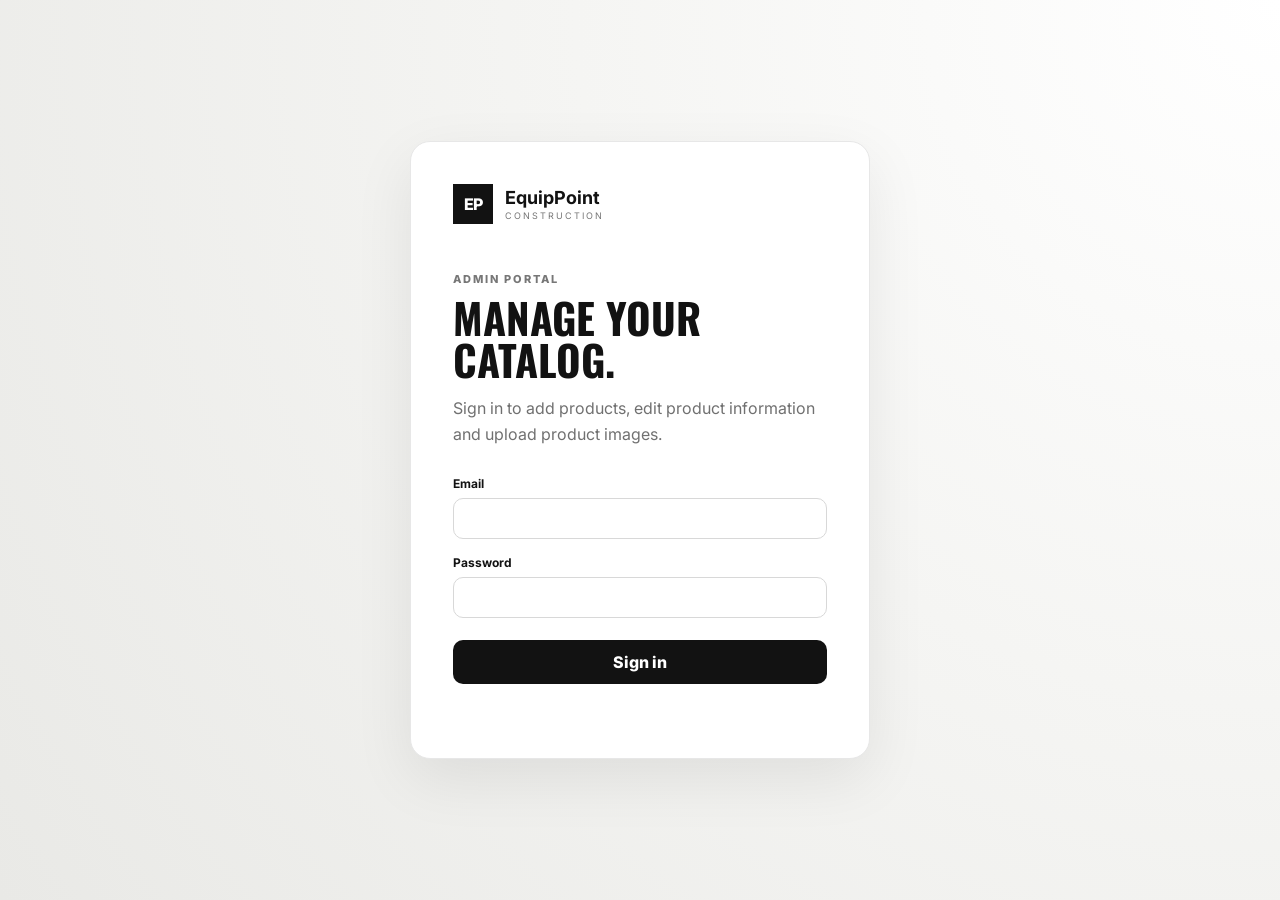
<file: admin.html>
<!doctype html>
<html lang="en">
<head>
  <meta charset="utf-8">
  <meta name="viewport" content="width=device-width, initial-scale=1">
  <meta name="robots" content="noindex,nofollow">
  <title>EquipPoint Admin</title>
  <link rel="preconnect" href="https://fonts.googleapis.com">
  <link rel="preconnect" href="https://fonts.gstatic.com" crossorigin>
  <link href="https://fonts.googleapis.com/css2?family=Inter:wght@400;500;600;700;800&family=Oswald:wght@500;600;700&display=swap" rel="stylesheet">
  <link rel="stylesheet" href="admin.css">
</head>
<body>
  <div id="loginView" class="auth-shell">
    <div class="auth-card">
      <div class="brand"><span class="brand-mark">EP</span><span><strong>EquipPoint</strong><small>CONSTRUCTION</small></span></div>
      <p class="eyebrow">ADMIN PORTAL</p>
      <h1>Manage your catalog.</h1>
      <p class="muted">Sign in to add products, edit product information and upload product images.</p>
      <form id="loginForm">
        <label>Email<input type="email" id="loginEmail" required autocomplete="username"></label>
        <label>Password<input type="password" id="loginPassword" required autocomplete="current-password"></label>
        <button class="primary" type="submit">Sign in</button>
        <p id="loginStatus" class="status"></p>
      </form>
    </div>
  </div>

  <div id="appView" class="app hidden">
    <aside class="sidebar">
      <div class="brand"><span class="brand-mark">EP</span><span><strong>EquipPoint</strong><small>CONSTRUCTION</small></span></div>
      <nav>
        <button class="nav-item active" data-view="productsView">Products</button>
        <button class="nav-item" data-view="enquiriesView">Enquiries</button>
      </nav>
      <div class="sidebar-bottom"><a href="/" target="_blank" rel="noopener">View website ↗</a><button id="signOutBtn">Sign out</button></div>
    </aside>

    <main class="main">
      <header class="topbar-admin">
        <div><p class="eyebrow">EQUIPPOINT CONTROL</p><h2 id="pageTitle">Products</h2></div>
        <button class="primary" id="newProductBtn">+ Add product</button>
      </header>

      <section id="productsView" class="view active-view">
        <div class="toolbar"><input id="productSearch" placeholder="Search products..." autocomplete="off"><select id="productCategory"><option value="">All categories</option></select></div>
        <div id="productList" class="product-list"></div>
      </section>

      <section id="enquiriesView" class="view">
        <div class="toolbar enquiry-toolbar">
          <input id="enquirySearch" placeholder="Search enquiries..." autocomplete="off">
          <select id="enquiryStatusFilter">
            <option value="">All statuses</option>
            <option value="New">New</option>
            <option value="Contacted">Contacted</option>
            <option value="Quoted">Quoted</option>
            <option value="Won">Won</option>
            <option value="Lost">Lost</option>
          </select>
          <button class="secondary" id="refreshEnquiriesBtn" type="button">Refresh</button>
        </div>
        <div class="enquiry-summary" id="enquirySummary"></div>
        <div id="enquiryList" class="enquiry-list"></div>
      </section>
    </main>
  </div>

  <div id="enquiryModal" class="modal hidden" aria-hidden="true">
    <div class="modal-card large enquiry-modal-card">
      <div class="modal-head"><div><p class="eyebrow">SALES ENQUIRY</p><h2 id="enquiryModalTitle">Enquiry</h2></div><button class="icon" id="closeEnquiryModal" type="button">×</button></div>
      <div id="enquiryDetail" class="enquiry-detail"></div>
      <div class="enquiry-actions-panel">
        <label>Status<select id="enquiryStatus">
          <option value="New">New</option><option value="Contacted">Contacted</option><option value="Quoted">Quoted</option><option value="Won">Won</option><option value="Lost">Lost</option>
        </select></label>
        <label>Internal notes<textarea id="enquiryNotes" rows="5" placeholder="Add internal sales notes..."></textarea></label>
        <p id="enquiryStatusMessage" class="status"></p>
        <div class="modal-actions"><button type="button" class="secondary" id="cancelEnquiryModal">Close</button><button type="button" class="primary" id="saveEnquiryBtn">Save enquiry</button></div>
      </div>
    </div>
  </div>

  <div id="productModal" class="modal hidden" aria-hidden="true">
    <div class="modal-card large">
      <div class="modal-head"><div><p class="eyebrow">PRODUCT EDITOR</p><h2 id="modalTitle">Add product</h2></div><button class="icon" id="closeModal">×</button></div>
      <form id="productForm">
        <input type="hidden" id="productId">
        <div class="form-grid">
          <label>Product name<input id="name" required></label>
          <label>Slug<input id="slug" placeholder="auto-generated"></label>
          <label>Category<select id="category" required></select></label>
          <label>Price (R)<input id="price" type="number" min="0" step="0.01"></label>
          <label>Tag<input id="tag" placeholder="Popular / Contractor / Site"></label>
          <label>Availability<input id="availability" placeholder="Available / Enquire"></label>
          <label>Minimum order<input id="minimumOrder" type="number" min="1" step="1"></label>
          <label>Brand<input id="brand"></label>
          <label>MPN<input id="mpn"></label>
          <label>GTIN<input id="gtin"></label>
          <label class="wide">Google product category<input id="googleProductCategory"></label>
          <label class="wide">Short description<textarea id="shortDescription" rows="2"></textarea></label>
          <label class="wide">Description<textarea id="description" rows="5"></textarea></label>
          <label class="wide">Specifications <span class="hint">One per line: Key: Value</span><textarea id="specifications" rows="5" placeholder="Capacity: 280L\nFuel: Diesel"></textarea></label>
          <label class="wide">Applications <span class="hint">One use per line</span><textarea id="applications" rows="4" placeholder="Construction sites\nCivil projects"></textarea></label>
          <label class="wide">SEO title<input id="seoTitle"></label>
          <label class="wide">SEO description<textarea id="seoDescription" rows="3"></textarea></label>
        </div>
        <div class="toggles"><label><input type="checkbox" id="featured"> Featured product</label><label><input type="checkbox" id="quoteEnabled" checked> Quote enabled</label></div>
        <div class="image-upload">
          <div class="upload-head"><div><p class="eyebrow">PRODUCT IMAGES</p><h3>Upload images</h3><p class="muted">JPG, PNG or WebP. The first image becomes the primary image.</p></div><label class="upload-btn">Choose images<input id="imageFiles" type="file" accept="image/jpeg,image/png,image/webp" multiple></label></div>
          <div id="imageList" class="image-list"></div>
        </div>
        <p id="formStatus" class="status"></p>
        <div class="modal-actions"><button type="button" class="secondary" id="cancelModal">Cancel</button><button type="submit" class="primary">Save product</button></div>
      </form>
    </div>
  </div>

  <script src="config.js"></script>
  <script src="admin.js"></script>
</body>
</html>
</file>
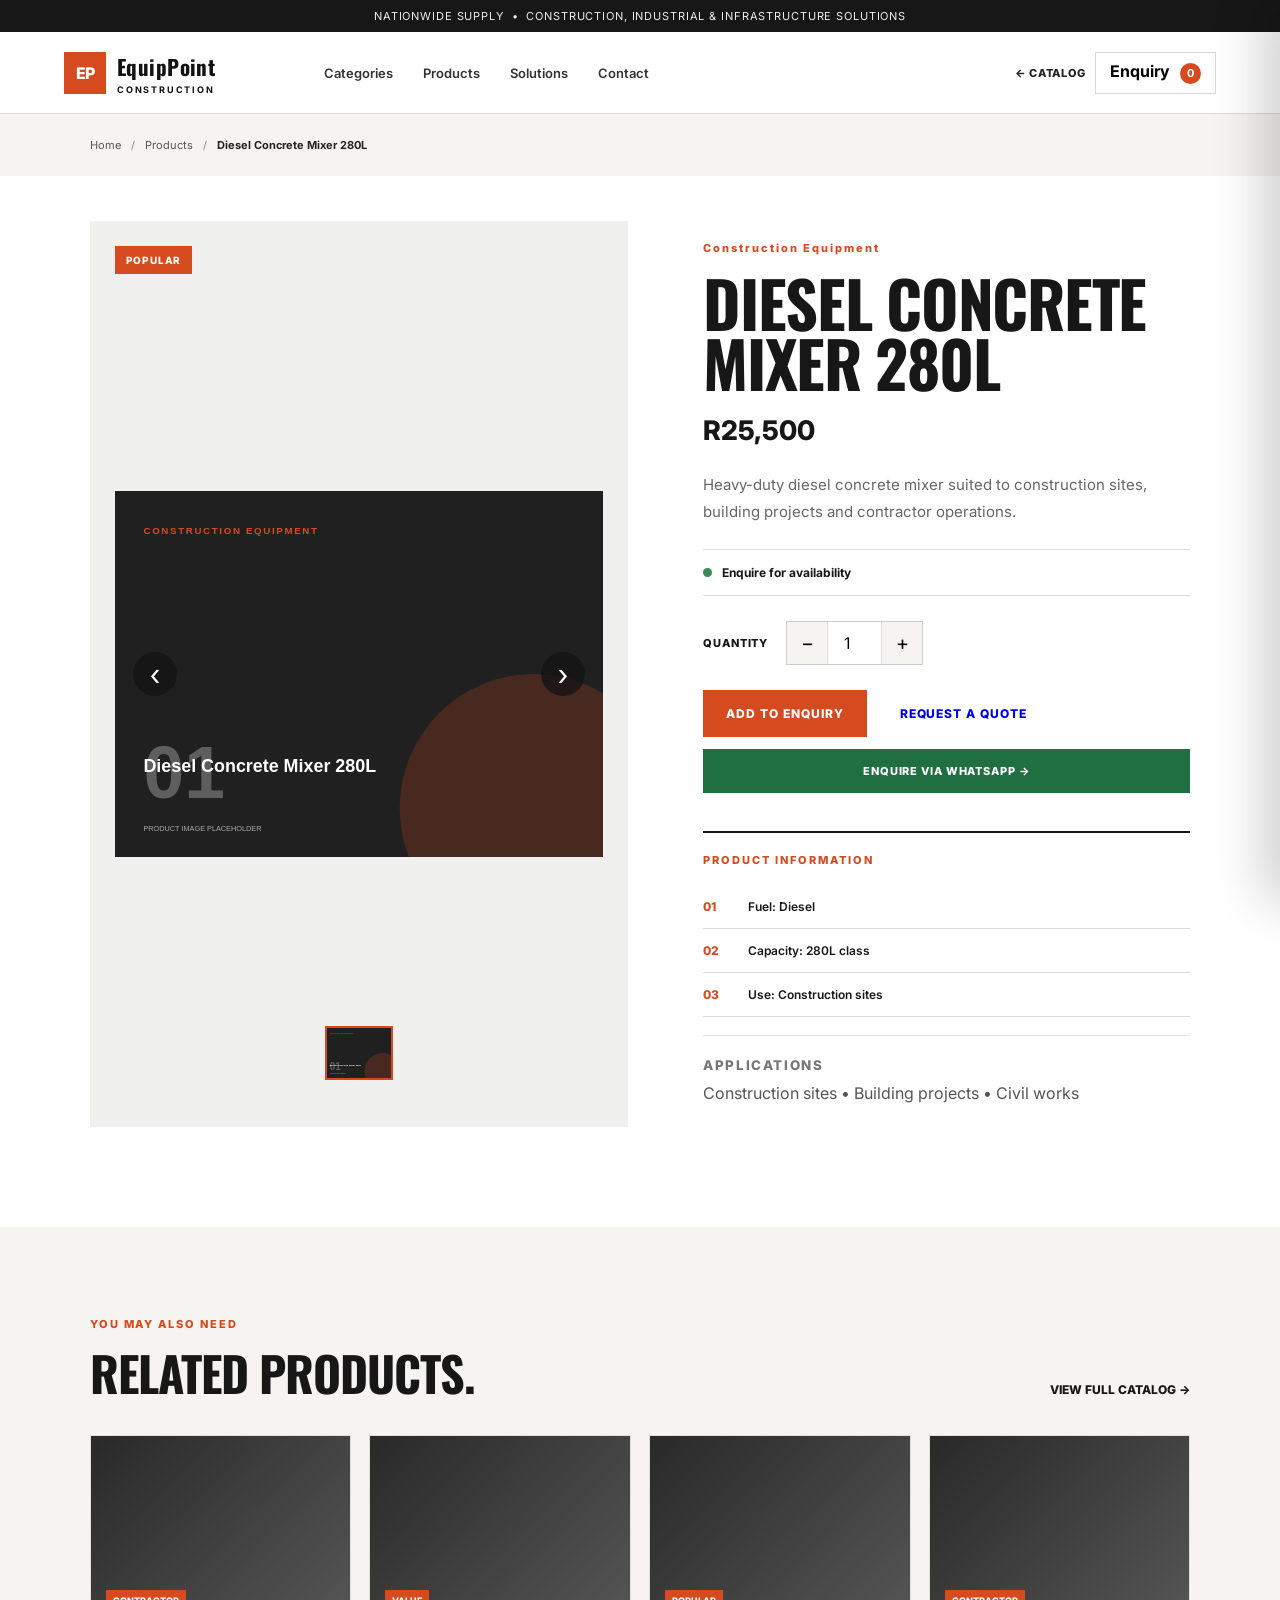
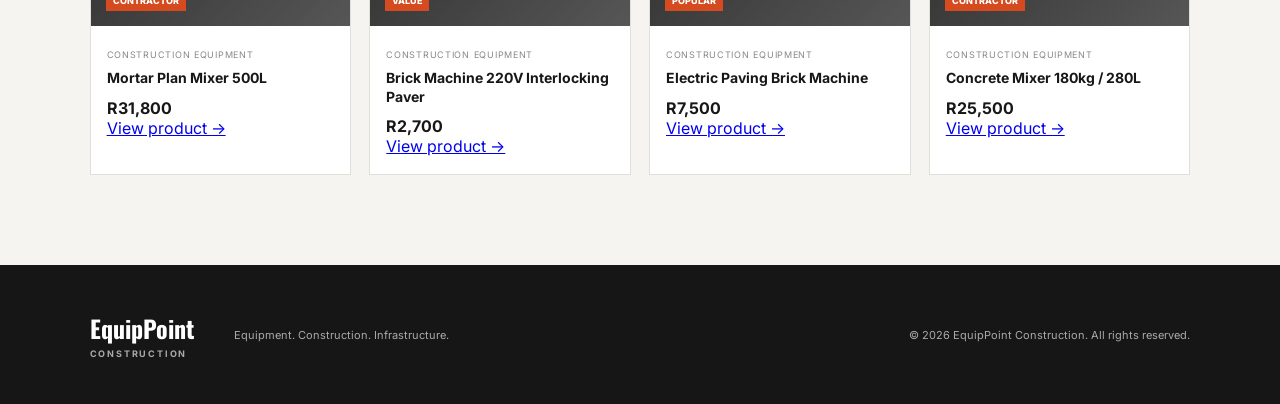
<file: product.html>
<!doctype html>
<html lang="en">
<head>
  <meta charset="utf-8">
  <meta name="viewport" content="width=device-width, initial-scale=1">
  <meta name="description" id="metaDescription" content="EquipPoint Construction product details.">
  <meta name="robots" content="index,follow,max-image-preview:large">
  <link id="canonicalLink" rel="canonical" href="https://equippoint-construction.vercel.app/product.html">
  <meta property="og:type" content="product">
  <meta property="og:title" id="ogTitle" content="Product | EquipPoint Construction">
  <meta property="og:description" id="ogDescription" content="EquipPoint Construction product details.">
  <meta property="og:url" id="ogUrl" content="https://equippoint-construction.vercel.app/product.html">
  <meta property="og:site_name" content="EquipPoint Construction">
  <meta name="twitter:card" content="summary_large_image">
  <title id="pageTitle">Product | EquipPoint Construction</title>
  <link rel="preconnect" href="https://fonts.googleapis.com">
  <link rel="preconnect" href="https://fonts.gstatic.com" crossorigin>
  <link href="https://fonts.googleapis.com/css2?family=Inter:wght@400;500;600;700;800&family=Oswald:wght@500;600;700&display=swap" rel="stylesheet">
  <link rel="stylesheet" href="styles.css">
  <link rel="stylesheet" href="product.css">
  <script id="productStructuredData" type="application/ld+json">{}</script>
</head>
<body>
  <div class="topbar">Nationwide supply &nbsp;•&nbsp; Construction, industrial & infrastructure solutions</div>

  <header class="site-header">
    <a class="brand" href="index.html" aria-label="EquipPoint Construction home">
      <span class="brand-mark">EP</span>
      <span><strong>EquipPoint</strong><small>CONSTRUCTION</small></span>
    </a>
    <nav class="nav">
      <a href="index.html#categories">Categories</a>
      <a href="index.html#catalog">Products</a>
      <a href="index.html#solutions">Solutions</a>
      <a href="index.html#contact">Contact</a>
    </nav>
    <div class="header-actions">
      <a class="back-link" href="index.html#catalog">← Catalog</a>
      <button class="cart-btn" id="cartBtn">Enquiry <span id="cartCount">0</span></button>
    </div>
  </header>

  <main>
    <div class="product-breadcrumb"><a href="index.html">Home</a><span>/</span><a href="index.html#catalog">Products</a><span>/</span><strong id="crumbName">Product</strong></div>

    <section class="product-detail">
      <div class="product-visual">
        <div class="visual-tag" id="productTag">FEATURED</div>
        <div class="product-gallery" id="productGallery">
          <button class="gallery-arrow gallery-prev" id="galleryPrev" type="button" aria-label="Previous product image">‹</button>
          <img id="mainProductImage" class="main-product-image" src="" alt="">
          <button class="gallery-arrow gallery-next" id="galleryNext" type="button" aria-label="Next product image">›</button>
          <div class="gallery-thumbs" id="galleryThumbs" aria-label="Product images"></div>
        </div>
      </div>

      <div class="product-content">
        <p class="eyebrow" id="productCategory">PRODUCT</p>
        <h1 id="productName">Loading product…</h1>
        <div class="product-price" id="productPrice"></div>
        <p class="product-description" id="productDescription"></p>

        <div class="availability"><span></span><strong id="availability">Enquire for availability</strong></div>

        <div class="quantity-row">
          <label for="quantity">Quantity</label>
          <div class="quantity-control">
            <button id="minus" type="button">−</button>
            <input id="quantity" type="number" min="1" value="1">
            <button id="plus" type="button">+</button>
          </div>
        </div>

        <div class="product-actions">
          <button class="btn btn-primary" id="addCart">Add to enquiry</button>
          <a class="btn btn-outline-dark" id="quoteLink" href="index.html#contact">Request a quote</a>
        </div>

        <a class="whatsapp-btn" id="whatsappLink" target="_blank" rel="noopener">Enquire via WhatsApp →</a>

        <div class="spec-box">
          <p class="eyebrow">PRODUCT INFORMATION</p>
          <div id="specs"></div>
        </div>
      </div>
    </section>

    <section class="related-section">
      <div class="section-heading">
        <div><p class="eyebrow">YOU MAY ALSO NEED</p><h2>Related products.</h2></div>
        <a href="index.html#catalog" class="text-link">View full catalog →</a>
      </div>
      <div class="related-grid" id="relatedGrid"></div>
    </section>
  </main>

  <aside class="cart-drawer" id="cartDrawer" aria-hidden="true">
    <div class="drawer-head"><h2>Your enquiry</h2><button id="closeCart" aria-label="Close">×</button></div>
    <div class="cart-items" id="cartItems"></div>
    <div class="cart-total"><strong>Total</strong><strong id="cartTotal">R0</strong></div>
    <div class="drawer-note">Review selected products, then continue to the quote form.</div><button class="btn btn-primary full" id="checkoutBtn">Continue to quote</button>
  </aside>
  <div class="drawer-backdrop" id="backdrop"></div>

  <footer>
    <div class="footer-brand"><strong>EquipPoint</strong><small>CONSTRUCTION</small></div>
    <p>Equipment. Construction. Infrastructure.</p>
    <p>© <span id="year"></span> EquipPoint Construction. All rights reserved.</p>
  </footer>

  <script src="config.js"></script><script src="product.js"></script>
</body>
</html>
</file>
<file: admin.css>
:root{--ink:#121212;--muted:#707070;--line:#e7e7e7;--paper:#f5f5f3;--white:#fff;--accent:#f2b233;--danger:#b42318;--shadow:0 20px 60px rgba(0,0,0,.08)}*{box-sizing:border-box}body{margin:0;font-family:Inter,Arial,sans-serif;background:var(--paper);color:var(--ink)}button,input,select,textarea{font:inherit}button{cursor:pointer}.hidden{display:none!important}.auth-shell{min-height:100vh;display:grid;place-items:center;padding:24px;background:radial-gradient(circle at top right,#fff 0,#f5f5f3 45%,#e9e9e6 100%)}.auth-card{width:min(460px,100%);background:#fff;border:1px solid var(--line);padding:42px;border-radius:20px;box-shadow:var(--shadow)}.brand{display:flex;align-items:center;gap:12px}.brand-mark{width:40px;height:40px;display:grid;place-items:center;background:var(--ink);color:#fff;font-weight:800;letter-spacing:-1px}.brand strong{display:block;font-size:18px}.brand small{display:block;font-size:9px;letter-spacing:2px;color:#777;margin-top:2px}.eyebrow{font-size:11px;letter-spacing:2px;font-weight:800;color:#777;margin:0 0 10px}.auth-card .eyebrow{margin-top:48px}.auth-card h1{font-family:Oswald,Arial,sans-serif;font-size:42px;line-height:1;margin:0 0 12px;text-transform:uppercase}.muted{color:var(--muted);line-height:1.6}.auth-card form{margin-top:28px}.auth-card label,.form-grid label{display:flex;flex-direction:column;gap:7px;font-size:12px;font-weight:700;margin-bottom:16px}.auth-card input,.form-grid input,.form-grid select,.form-grid textarea,.toolbar input,.toolbar select{width:100%;border:1px solid #d8d8d8;background:#fff;border-radius:10px;padding:12px 13px;outline:none}.auth-card input:focus,.form-grid input:focus,.form-grid select:focus,.form-grid textarea:focus,.toolbar input:focus{border-color:#777}.primary,.secondary,.upload-btn{border:0;border-radius:10px;padding:12px 16px;font-weight:800}.primary{background:var(--ink);color:#fff}.secondary{background:#eee;color:var(--ink)}.auth-card .primary{width:100%;margin-top:6px}.status{min-height:20px;font-size:12px;color:var(--danger);margin:12px 0 0}.app{min-height:100vh;display:flex}.sidebar{width:250px;background:#101010;color:#fff;display:flex;flex-direction:column;padding:28px 20px;position:fixed;inset:0 auto 0 0}.sidebar .brand strong{color:#fff}.sidebar .brand small{color:#aaa}.sidebar nav{margin-top:55px;display:grid;gap:7px}.nav-item{border:0;background:transparent;color:#aaa;text-align:left;padding:13px 14px;border-radius:9px;font-weight:700}.nav-item.active,.nav-item:hover{background:#252525;color:#fff}.sidebar-bottom{margin-top:auto;display:grid;gap:8px}.sidebar-bottom a,.sidebar-bottom button{color:#aaa;background:transparent;border:0;text-align:left;padding:10px 14px;text-decoration:none}.main{margin-left:250px;width:calc(100% - 250px);padding:36px 42px}.topbar-admin{display:flex;justify-content:space-between;align-items:end;gap:20px;margin-bottom:30px}.topbar-admin h2{font-family:Oswald,Arial,sans-serif;font-size:42px;text-transform:uppercase;margin:0}.toolbar{display:flex;gap:12px;margin-bottom:18px}.toolbar input{max-width:420px}.toolbar select{max-width:260px}.product-list{display:grid;gap:10px}.product-row{background:#fff;border:1px solid var(--line);border-radius:14px;padding:16px;display:grid;grid-template-columns:72px 1fr auto;gap:16px;align-items:center}.thumb{width:72px;height:72px;background:#eee;border-radius:10px;overflow:hidden}.thumb img{width:100%;height:100%;object-fit:cover}.product-row h3{margin:0 0 4px;font-size:15px}.product-row p{margin:0;color:#777;font-size:12px}.product-meta{display:flex;gap:12px;align-items:center;margin-top:8px;flex-wrap:wrap}.pill{font-size:10px;padding:5px 8px;background:#eee;border-radius:999px}.row-actions{display:flex;gap:7px}.row-actions button{border:1px solid #ddd;background:#fff;border-radius:8px;padding:8px 10px;font-size:12px;font-weight:700}.view{display:none}.active-view{display:block}.empty-panel{background:#fff;border:1px solid var(--line);border-radius:14px;padding:30px}.modal{position:fixed;inset:0;background:rgba(0,0,0,.62);display:grid;place-items:center;padding:24px;z-index:50}.modal-card{background:#fff;border-radius:18px;width:min(760px,100%);max-height:92vh;overflow:auto;padding:28px}.modal-card.large{width:min(1000px,100%)}.modal-head{display:flex;justify-content:space-between;align-items:start;margin-bottom:22px}.modal-head h2{font-family:Oswald,Arial,sans-serif;text-transform:uppercase;margin:0;font-size:34px}.icon{border:0;background:#eee;border-radius:50%;width:36px;height:36px;font-size:24px}.form-grid{display:grid;grid-template-columns:1fr 1fr;gap:0 16px}.form-grid .wide{grid-column:1/-1}.hint{font-weight:400;color:#999}.toggles{display:flex;gap:22px;padding:8px 0 24px;font-size:12px;font-weight:700}.image-upload{border-top:1px solid var(--line);padding-top:24px}.upload-head{display:flex;justify-content:space-between;gap:20px;align-items:center}.upload-btn{display:inline-block;background:var(--ink);color:#fff}.upload-btn input{display:none}.image-list{display:grid;grid-template-columns:repeat(4,1fr);gap:10px;margin-top:16px}.image-item{position:relative;border:1px solid var(--line);border-radius:10px;overflow:hidden;background:#f4f4f4;aspect-ratio:1}.image-item img{width:100%;height:100%;object-fit:cover}.image-item button{position:absolute;right:6px;top:6px;border:0;border-radius:50%;width:28px;height:28px;background:rgba(0,0,0,.75);color:#fff}.image-item .primary-badge{position:absolute;left:6px;bottom:6px;background:#fff;padding:4px 7px;border-radius:5px;font-size:9px;font-weight:800}.modal-actions{display:flex;justify-content:flex-end;gap:10px;border-top:1px solid var(--line);padding-top:20px;margin-top:24px}@media(max-width:800px){.sidebar{width:76px;padding:20px 10px}.sidebar .brand span:last-child,.sidebar-bottom a{display:none}.nav-item{font-size:0;text-align:center}.nav-item:before{content:'•';font-size:20px}.main{margin-left:76px;width:calc(100% - 76px);padding:24px 16px}.form-grid{grid-template-columns:1fr}.form-grid .wide{grid-column:auto}.topbar-admin{align-items:start}.topbar-admin h2{font-size:32px}.product-row{grid-template-columns:56px 1fr}.thumb{width:56px;height:56px}.row-actions{grid-column:2}.image-list{grid-template-columns:repeat(2,1fr)}.upload-head{align-items:start;flex-direction:column}}

/* Image management controls */
.image-item{position:relative}
.image-controls{position:absolute;left:6px;right:6px;top:6px;display:flex;gap:4px;align-items:center;z-index:3}
.image-controls button{position:static!important;width:28px;height:28px;display:grid;place-items:center;border:0;border-radius:7px;background:rgba(0,0,0,.78);color:#fff;font-size:17px;line-height:1;padding:0}
.image-controls button:disabled{opacity:.3;cursor:not-allowed}
.image-controls .primary-control{margin-left:auto;background:rgba(242,178,51,.96);color:#111}
.image-controls .delete-control{background:rgba(180,35,24,.9)}
.image-item.is-primary{border:2px solid #f2b233}
.image-item .primary-badge{z-index:4}
.pending-image{border-style:dashed}


/* Enquiries CRM */
.enquiry-toolbar{grid-template-columns:minmax(220px,1fr) 180px auto;}
.enquiry-summary{display:flex;gap:10px;flex-wrap:wrap;margin:18px 0;}
.enquiry-stat{background:#fff;border:1px solid #e7e9ed;border-radius:12px;padding:12px 15px;min-width:120px;}
.enquiry-stat strong{display:block;font-size:20px;line-height:1.1;}
.enquiry-stat span{display:block;color:#697386;font-size:12px;margin-top:4px;}
.enquiry-list{display:grid;gap:10px;}
.enquiry-row{display:grid;grid-template-columns:1fr auto;gap:18px;align-items:center;background:#fff;border:1px solid #e7e9ed;border-radius:14px;padding:16px 18px;}
.enquiry-row h3{margin:0 0 5px;font-size:15px;}
.enquiry-row p{margin:0;color:#697386;font-size:13px;}
.enquiry-row-meta{display:flex;gap:7px;flex-wrap:wrap;margin-top:9px;}
.enquiry-status{display:inline-flex;align-items:center;border-radius:999px;padding:5px 9px;font-size:11px;font-weight:800;text-transform:uppercase;letter-spacing:.04em;}
.status-new{background:#fff3d6;color:#8a5b00}.status-contacted{background:#e8f1ff;color:#1857a4}.status-quoted{background:#efe8ff;color:#6137a5}.status-won{background:#e6f7ed;color:#16794a}.status-lost{background:#fce9e9;color:#b42318}
.enquiry-row-actions{display:flex;gap:8px;align-items:center;}
.enquiry-row-actions button{white-space:nowrap;}
.enquiry-detail{display:grid;gap:18px;}
.enquiry-contact{display:grid;grid-template-columns:repeat(2,minmax(0,1fr));gap:12px;}
.detail-card{border:1px solid #e7e9ed;border-radius:12px;padding:14px;background:#fafbfc;}
.detail-card .label{font-size:11px;color:#697386;text-transform:uppercase;letter-spacing:.06em;font-weight:800;margin-bottom:5px;}
.detail-card .value{font-size:14px;line-height:1.5;white-space:pre-wrap;}
.enquiry-items{display:grid;gap:8px;}
.enquiry-item{display:flex;justify-content:space-between;gap:15px;border-bottom:1px solid #eceef2;padding:10px 0;font-size:13px;}
.enquiry-item:last-child{border-bottom:0;}
.enquiry-items-total{display:flex;justify-content:flex-end;font-weight:800;padding-top:5px;}
.enquiry-actions-panel{border-top:1px solid #e7e9ed;margin-top:20px;padding-top:20px;display:grid;gap:14px;}
.enquiry-actions-panel label{display:grid;gap:7px;font-weight:700;font-size:13px;}
.enquiry-actions-panel select,.enquiry-actions-panel textarea{width:100%;border:1px solid #d9dde4;border-radius:10px;padding:11px 12px;font:inherit;background:#fff;}
@media(max-width:760px){.enquiry-toolbar{grid-template-columns:1fr;}.enquiry-row{grid-template-columns:1fr}.enquiry-row-actions{justify-content:flex-start}.enquiry-contact{grid-template-columns:1fr;}}
</file>
<file: styles.css>
*{box-sizing:border-box}html{scroll-behavior:smooth}body{margin:0;font-family:Inter,Arial,sans-serif;color:#171717;background:#f5f4f0}button,input,select{font:inherit}button,a{cursor:pointer}.topbar{background:#171717;color:#eee;text-align:center;padding:9px 20px;font-size:11px;letter-spacing:.08em;text-transform:uppercase}.site-header{height:82px;background:#fff;border-bottom:1px solid #ddd;display:flex;align-items:center;padding:0 5vw;gap:45px;position:sticky;top:0;z-index:20}.brand{display:flex;align-items:center;gap:11px;color:#111;text-decoration:none;min-width:215px}.brand-mark{width:42px;height:42px;background:#d54b1f;color:#fff;display:grid;place-items:center;font-weight:800;letter-spacing:-.05em}.brand strong{display:block;font-family:Oswald,sans-serif;font-size:21px;letter-spacing:.02em}.brand small,.footer-brand small{display:block;font-size:9px;letter-spacing:.2em;font-weight:700;margin-top:2px}.nav{display:flex;gap:30px;flex:1}.nav a{color:#333;text-decoration:none;font-size:13px;font-weight:600}.header-actions{display:flex;gap:9px}.icon-btn,.cart-btn{border:1px solid #d8d8d8;background:#fff;height:42px;padding:0 14px}.icon-btn{font-size:23px}.cart-btn{font-weight:700}.cart-btn span{display:inline-grid;place-items:center;min-width:21px;height:21px;margin-left:6px;background:#d54b1f;color:#fff;border-radius:50%;font-size:11px}.hero{min-height:610px;background:#1b1b1a;color:#fff;padding:95px 7vw;display:grid;grid-template-columns:1.5fr .7fr;align-items:center;gap:60px;position:relative;overflow:hidden}.hero:after{content:"";position:absolute;right:-140px;bottom:-220px;width:620px;height:620px;border:100px solid #d54b1f;opacity:.16;border-radius:50%}.eyebrow{font-size:11px;font-weight:800;letter-spacing:.18em;color:#d54b1f;margin:0 0 18px}.hero h1{font-family:Oswald,sans-serif;text-transform:uppercase;font-size:clamp(52px,7vw,92px);line-height:.91;letter-spacing:-.025em;margin:0;max-width:850px}.hero h1 span{color:#ddd}.hero-text{font-size:17px;line-height:1.7;color:#c6c6c6;max-width:650px;margin:28px 0}.hero-actions{display:flex;gap:12px;flex-wrap:wrap}.btn{display:inline-flex;align-items:center;justify-content:center;border:1px solid transparent;padding:15px 22px;font-size:12px;font-weight:800;text-transform:uppercase;letter-spacing:.08em;text-decoration:none}.btn-primary{background:#d54b1f;color:#fff}.btn-outline{border-color:#777;color:#fff;background:transparent}.btn-light{background:#fff;color:#151515}.trust-row{display:flex;gap:22px;flex-wrap:wrap;color:#a9a9a9;font-size:11px;margin-top:38px}.hero-panel{border:1px solid #474747;padding:30px;min-height:270px;display:flex;flex-direction:column;justify-content:space-between;position:relative;z-index:1}.hero-panel-label{font-size:10px;letter-spacing:.16em;color:#aaa}.hero-panel-number{font-family:Oswald;font-size:150px;line-height:.8;color:#d54b1f;opacity:.85}.hero-panel p{margin:0;color:#ddd;line-height:1.5}.category-section,.catalog-section,.quote{padding:95px 7vw}.section-heading{display:flex;justify-content:space-between;align-items:end;gap:25px;margin-bottom:38px}.section-heading h2,.quote h2{font-family:Oswald,sans-serif;text-transform:uppercase;font-size:48px;line-height:1;margin:0;letter-spacing:-.02em}.text-link{color:#171717;font-size:12px;font-weight:800;text-transform:uppercase;text-decoration:none}.category-grid{display:grid;grid-template-columns:repeat(3,1fr);gap:1px;background:#ccc;border:1px solid #ccc}.category-card{background:#faf9f6;border:0;min-height:230px;text-align:left;padding:28px;transition:.2s;position:relative}.category-card:hover{background:#191919;color:#fff}.category-card span{font-size:11px;color:#d54b1f;font-weight:800}.category-card h3{font-family:Oswald;font-size:30px;text-transform:uppercase;line-height:.98;margin:45px 0 10px}.category-card p{font-size:12px;color:#777;margin:0}.category-card:hover p{color:#aaa}.catalog-section{background:#fff}.catalog-tools{display:flex;gap:10px}.search-field{height:44px;border:1px solid #d4d4d4;background:#fff;display:flex;align-items:center;padding:0 12px;gap:8px}.search-field input{border:0;outline:0;width:200px;font-size:12px}.catalog-tools select{border:1px solid #d4d4d4;background:#fff;padding:0 12px;font-size:12px;outline:0}.product-grid{display:grid;grid-template-columns:repeat(4,1fr);gap:18px}.product-card{background:#f5f4f0;border:1px solid #e2e0db;overflow:hidden}.product-image{height:225px;background:linear-gradient(135deg,#292929,#565656);display:flex;align-items:end;padding:18px;color:#fff;position:relative}.product-image .number{font-family:Oswald;font-size:70px;line-height:.8;opacity:.18;margin-left:auto}.product-tag{position:absolute;top:14px;left:14px;background:#d54b1f;color:#fff;padding:6px 8px;font-size:9px;font-weight:800;text-transform:uppercase}.product-info{padding:18px}.product-info small{color:#888;font-size:10px;text-transform:uppercase;letter-spacing:.08em}.product-info h3{font-size:15px;line-height:1.3;margin:8px 0 16px}.price-row{display:flex;justify-content:space-between;align-items:center}.price{font-size:17px;font-weight:800}.add{border:0;background:#191919;color:#fff;padding:9px 12px;font-size:10px;font-weight:800;text-transform:uppercase}.solutions{background:#d54b1f;color:#fff;padding:95px 7vw;display:grid;grid-template-columns:1fr 1fr;gap:80px}.solutions .eyebrow{color:#151515}.solutions h2{font-family:Oswald;font-size:56px;text-transform:uppercase;line-height:.95;margin:0}.solutions h2 span{color:#ffe1d4}.solutions p{line-height:1.7;max-width:600px;color:#ffe9df}.solution-list>div{border-top:1px solid rgba(255,255,255,.35);padding:23px 0;display:flex;gap:20px}.solution-list b{font-size:11px}.solution-list strong,.solution-list small{display:block}.solution-list strong{font-size:16px}.solution-list small{color:#ffe4d9;margin-top:5px}.quote{display:grid;grid-template-columns:1fr 1fr;gap:80px;align-items:center}.quote>div>p:not(.eyebrow){max-width:550px;color:#666;line-height:1.7}.quote form{display:grid;gap:10px}.quote input{border:1px solid #ccc;background:#fff;padding:16px;outline:0}.full{width:100%}footer{background:#161616;color:#aaa;padding:45px 7vw;display:flex;align-items:center;gap:40px;flex-wrap:wrap;font-size:11px}.footer-brand{color:#fff}.footer-brand strong{font-family:Oswald;font-size:24px}.footer-brand small{color:#aaa}footer p:last-child{margin-left:auto}.cart-drawer{position:fixed;z-index:40;right:0;top:0;height:100vh;width:min(430px,92vw);background:#fff;transform:translateX(100%);transition:.25s;padding:25px;box-shadow:-15px 0 50px rgba(0,0,0,.2)}.cart-drawer.open{transform:translateX(0)}.drawer-head{display:flex;justify-content:space-between;align-items:center;border-bottom:1px solid #ddd;padding-bottom:18px}.drawer-head h2{font-family:Oswald;text-transform:uppercase;margin:0}.drawer-head button{border:0;background:none;font-size:28px}.cart-items{padding:15px 0;overflow:auto;max-height:65vh}.cart-item{display:flex;justify-content:space-between;gap:10px;padding:14px 0;border-bottom:1px solid #eee}.cart-item small{display:block;color:#888}.cart-item button{border:0;background:none;color:#d54b1f;font-size:11px}.cart-total{display:flex;justify-content:space-between;border-top:1px solid #ddd;padding:18px 0;margin-top:10px}.drawer-backdrop{position:fixed;inset:0;background:rgba(0,0,0,.4);z-index:30;display:none}.drawer-backdrop.show{display:block}@media(max-width:900px){.nav{display:none}.site-header{gap:10px}.header-actions{margin-left:auto}.hero{grid-template-columns:1fr;padding:70px 6vw}.hero-panel{display:none}.category-grid{grid-template-columns:repeat(2,1fr)}.product-grid{grid-template-columns:repeat(2,1fr)}.solutions,.quote{grid-template-columns:1fr;gap:45px}.section-heading{align-items:flex-start;flex-direction:column}.catalog-tools{width:100%;flex-direction:column}.search-field input{width:100%}.catalog-tools select{height:44px}}@media(max-width:560px){.brand{min-width:0}.brand strong{font-size:18px}.brand-mark{width:36px;height:36px}.category-section,.catalog-section,.quote{padding:65px 5vw}.hero{padding:60px 5vw}.hero h1{font-size:55px}.category-grid,.product-grid{grid-template-columns:1fr}.solutions{padding:65px 5vw}.solutions h2{font-size:45px}.quote h2{font-size:40px}footer{padding:35px 5vw}footer p:last-child{margin-left:0;width:100%}}

.product-info .details{display:block;margin-top:12px;border:0;background:transparent;padding:0;color:#d54b1f;font-size:10px;font-weight:800;text-transform:uppercase;letter-spacing:.08em}

/* EquipPoint v6 enquiry system */
.product-card .product-image{position:relative;overflow:hidden;background:#ececec;min-height:230px;}
.product-card .product-image img{width:100%;height:100%;min-height:230px;display:block;object-fit:cover;}
.product-card .card-copy{font-size:.88rem;line-height:1.55;color:#686868;margin:8px 0 12px;}
.quote form{display:grid;grid-template-columns:1fr 1fr;gap:12px;}
.quote form input,.quote form textarea{width:100%;border:1px solid #d8d8d8;background:#fff;padding:14px 15px;font:inherit;box-sizing:border-box;}
.quote form textarea{grid-column:1/-1;resize:vertical;}
.quote form .btn{grid-column:1/-1;}
.quote-points{display:flex;flex-wrap:wrap;gap:12px;margin-top:20px;font-size:.85rem;font-weight:600;}
.form-status{grid-column:1/-1;margin:0;font-size:.85rem;line-height:1.5;}
.drawer-note{padding:0 22px 14px;color:#777;font-size:.85rem;line-height:1.45;}
@media(max-width:700px){.quote form{grid-template-columns:1fr}.quote form textarea,.quote form .btn,.form-status{grid-column:auto}.quote-points{display:grid;gap:8px}}
</file>
<file: product.css>
.back-link{display:inline-flex;align-items:center;color:#222;text-decoration:none;font-size:11px;font-weight:800;text-transform:uppercase;letter-spacing:.06em}
.product-breadcrumb{padding:24px 7vw;font-size:11px;color:#888;display:flex;gap:10px;align-items:center;background:#f5f4f0}
.product-breadcrumb a{color:#555;text-decoration:none}.product-breadcrumb strong{color:#222;font-weight:700;max-width:300px;white-space:nowrap;overflow:hidden;text-overflow:ellipsis}
.product-detail{padding:45px 7vw 100px;display:grid;grid-template-columns:1.05fr .95fr;gap:75px;background:#fff}
.product-visual{min-height:610px;background:#f0f0ee;position:relative;overflow:hidden;padding:25px;color:#fff}
.visual-tag{position:absolute;top:25px;left:25px;background:#d54b1f;color:#fff;padding:8px 11px;font-size:10px;font-weight:800;text-transform:uppercase;letter-spacing:.08em;z-index:3}
.product-gallery{position:relative;width:100%;height:100%;min-height:560px;display:flex;align-items:center;justify-content:center;overflow:hidden;background:#f0f0ee}
.main-product-image{width:100%;height:100%;min-height:560px;display:block;object-fit:contain;object-position:center;background:#f0f0ee;transition:opacity .18s ease}
.gallery-arrow{position:absolute;top:50%;transform:translateY(-50%);z-index:4;width:44px;height:44px;border:0;border-radius:50%;background:rgba(20,20,20,.78);color:#fff;font-size:30px;line-height:1;display:grid;place-items:center;cursor:pointer}.gallery-arrow:hover{background:#d54b1f}.gallery-prev{left:18px}.gallery-next{right:18px}
.gallery-thumbs{position:absolute;left:18px;right:18px;bottom:18px;display:flex;gap:8px;justify-content:center;z-index:4;overflow-x:auto;padding:4px}.gallery-thumb{width:68px;height:54px;padding:0;border:2px solid transparent;background:#fff;cursor:pointer;flex:0 0 auto;overflow:hidden}.gallery-thumb.active{border-color:#d54b1f}.gallery-thumb img{width:100%;height:100%;object-fit:cover;display:block}
.product-content{padding:20px 0}.product-content h1{font-family:Oswald;font-size:clamp(48px,5vw,76px);text-transform:uppercase;line-height:.93;margin:0 0 22px;letter-spacing:-.02em}.product-price{font-size:27px;font-weight:800;margin-bottom:24px}.product-description{color:#666;line-height:1.8;max-width:650px;font-size:15px}.availability{display:flex;align-items:center;gap:10px;margin:24px 0;border-top:1px solid #ddd;border-bottom:1px solid #ddd;padding:15px 0;font-size:12px}.availability span{width:9px;height:9px;background:#3b8a55;border-radius:50%}.quantity-row{display:flex;align-items:center;gap:18px;margin:25px 0}.quantity-row label{font-size:11px;text-transform:uppercase;font-weight:800;letter-spacing:.08em}.quantity-control{display:flex;border:1px solid #ccc;background:#fff}.quantity-control button{width:40px;height:42px;border:0;background:#f5f4f0;font-size:20px}.quantity-control input{width:55px;height:42px;border:0;border-left:1px solid #ddd;border-right:1px solid #ddd;text-align:center;outline:0}.product-actions{display:flex;gap:10px;flex-wrap:wrap}.whatsapp-btn{display:block;margin-top:12px;text-align:center;background:#1f6f43;color:#fff;padding:15px 20px;text-decoration:none;font-size:11px;font-weight:800;text-transform:uppercase;letter-spacing:.08em}.spec-box{margin-top:38px;border-top:2px solid #171717;padding-top:20px}.spec-row{display:grid;grid-template-columns:45px 1fr;border-bottom:1px solid #ddd;padding:14px 0;font-size:12px}.spec-row span{color:#d54b1f;font-weight:800}.spec-row strong{font-weight:600}.related-section{padding:90px 7vw;background:#f5f4f0}.related-grid{display:grid;grid-template-columns:repeat(4,1fr);gap:18px}.related-card{background:#fff;border:1px solid #e1dfda;padding-bottom:18px}.related-image{height:190px;background:linear-gradient(135deg,#292929,#565656);display:flex;align-items:flex-end;justify-content:space-between;padding:15px;color:#fff;text-decoration:none}.related-image span{background:#d54b1f;padding:5px 7px;font-size:9px;font-weight:800;text-transform:uppercase}.related-card>div{padding:16px 16px 0}.related-card small{font-size:9px;color:#888;text-transform:uppercase;letter-spacing:.08em}.related-card h3{font-size:14px;line-height:1.35;margin:7px 0 10px}.related-card strong{font-size:16px}.related-card .details{margin:12px 16px 0}
@media(max-width:900px){.product-detail{grid-template-columns:1fr;gap:30px;padding:30px 6vw 70px}.product-visual{min-height:480px}.product-gallery{min-height:430px}.main-product-image{min-height:430px}.related-section{padding:65px 6vw}.related-grid{grid-template-columns:repeat(2,1fr)}.back-link{display:none}}
@media(max-width:560px){.product-breadcrumb{padding:18px 5vw}.product-detail{padding:15px 5vw 60px}.product-visual{min-height:380px;padding:12px}.product-gallery{min-height:355px}.main-product-image{min-height:355px}.visual-tag{top:14px;left:14px}.gallery-arrow{width:38px;height:38px;font-size:26px}.gallery-prev{left:10px}.gallery-next{right:10px}.gallery-thumbs{left:10px;right:10px;bottom:10px}.gallery-thumb{width:58px;height:46px}.product-content h1{font-size:48px}.product-actions .btn{width:100%}.related-section{padding:55px 5vw}.related-grid{grid-template-columns:1fr}}
.product-extra{margin-top:18px;padding-top:18px;border-top:1px solid #e4e4e4}.product-extra small{font-weight:800;letter-spacing:.12em;color:#777}.product-extra p{margin:7px 0 0;line-height:1.6;color:#555}
</file>
